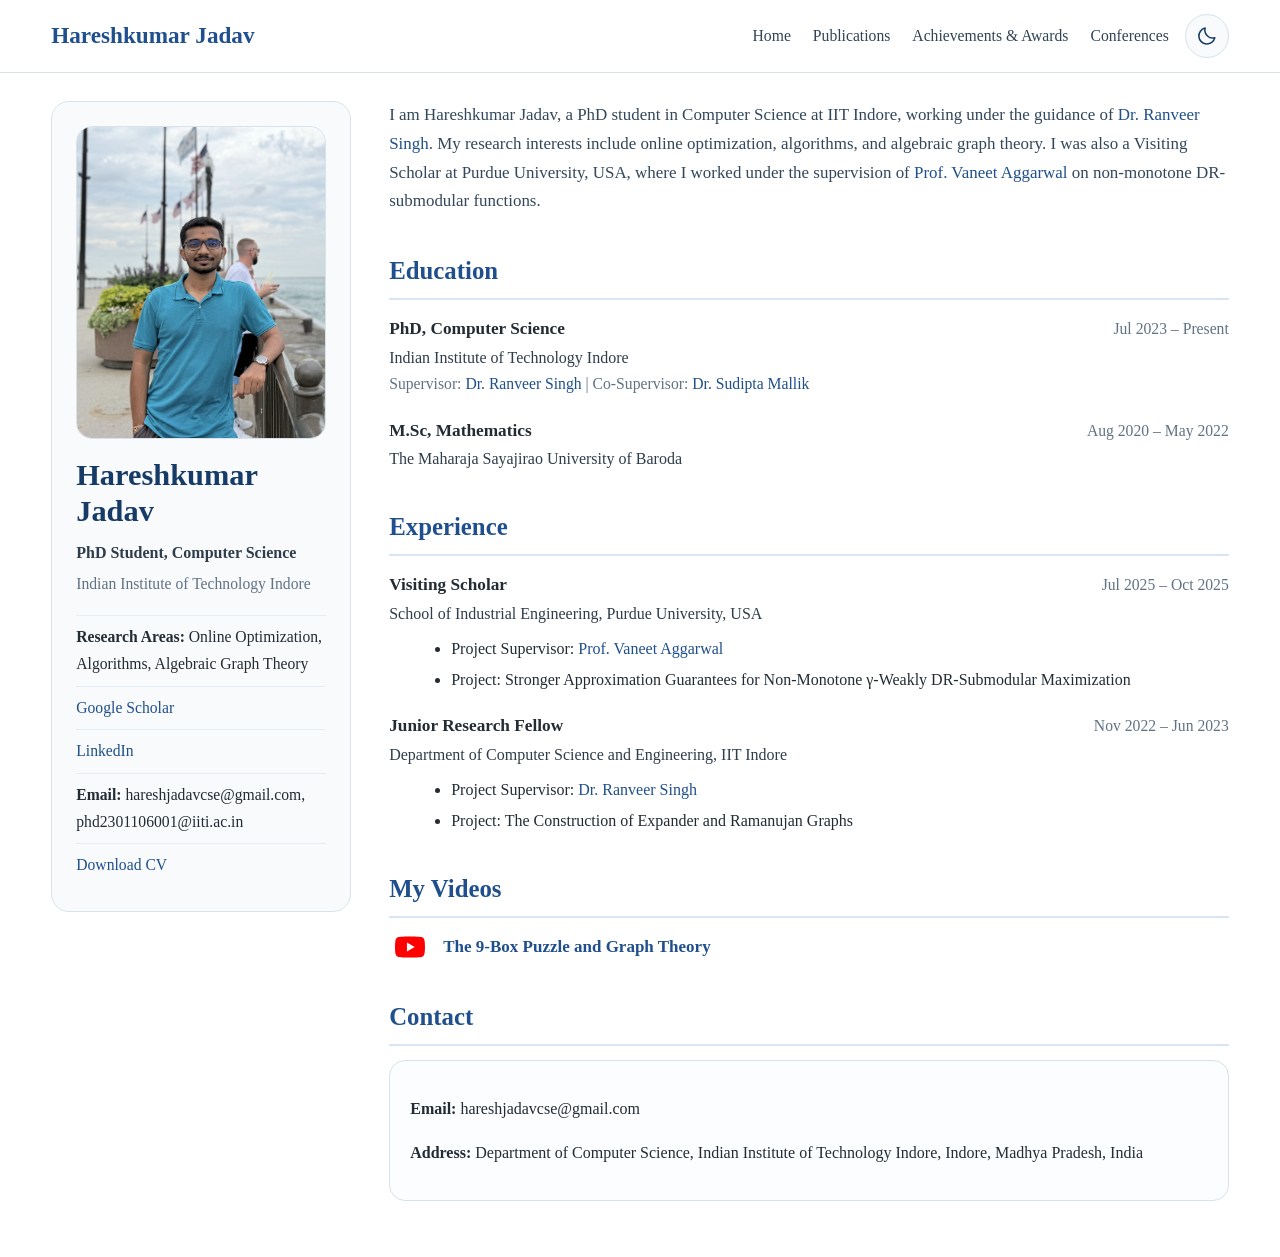
<file: index.html>
<!DOCTYPE html>
<html lang="en">
<head>
  <meta charset="UTF-8">
  <meta name="viewport" content="width=device-width, initial-scale=1.0">

  <title>Hareshkumar Jadav | Academic Homepage</title>
  <meta name="description" content="Academic homepage of Hareshkumar Jadav, PhD student in Computer Science at IIT Indore.">
  <link rel="canonical" href="https://hareshkumar11.github.io/">

  <!-- Change style.css if your CSS file has a different name/path -->
  <script src="theme.js"></script>
  <link rel="stylesheet" href="style.css">
</head>

<body>
  <header class="masthead">
    <div class="masthead__inner">
      <div class="site-title">
        <a href="./">Hareshkumar Jadav</a>
      </div>

      <nav class="nav-links" aria-label="Main navigation">
        <a href="./">Home</a>
        <a href="publications.html">Publications</a>
        <a href="achievements.html">Achievements & Awards</a>
        <a href="workshops.html">Conferences</a>
      </nav>
    </div>
  </header>

  <main class="layout">
    <aside class="sidebar">
      <img src="assets/profile.jpg" alt="Portrait of Hareshkumar Jadav" class="avatar">

      <h1>Hareshkumar Jadav</h1>
      <div class="role">PhD Student, Computer Science</div>
      <div class="org">Indian Institute of Technology Indore</div>

      <ul class="sidebar-links">
        <li>
          <strong>Research Areas:</strong>
          Online Optimization, Algorithms, Algebraic Graph Theory
        </li>

        <li>
          <a href="https://scholar.google.com/citations?user=v2OYI5IAAAAJ&hl=en" target="_blank" rel="noopener">
            Google Scholar
          </a>
        </li>

        <li>
          <a href="https://www.linkedin.com/in/haresh-jadav-421952177/" target="_blank" rel="noopener">
            LinkedIn
          </a>
        </li>

        <li>
          <strong>Email:</strong> hareshjadavcse@gmail.com, phd2301106001@iiti.ac.in
        </li>

        <li>
          <a href="assets/CV.pdf" target="_blank" rel="noopener">Download CV</a>
        </li>
      </ul>
    </aside>

    <section class="content">

      <section class="hero" id="about">
        <p class="lead">
          I am Hareshkumar Jadav, a PhD student in Computer Science at IIT Indore,
          working under the guidance of
          <a href="https://ranveeriit.github.io/" target="_blank" rel="noopener">Dr. Ranveer Singh</a>.
          My research interests include online optimization, algorithms, and algebraic graph theory.
          I was also a Visiting Scholar at Purdue University, USA, where I worked under the supervision of
          <a href="https://web.ics.purdue.edu/~vaneet/" target="_blank" rel="noopener">Prof. Vaneet Aggarwal</a>
          on non-monotone DR-submodular functions.
        </p>
      </section>

      <h3 class="section-title" id="education">Education</h3>

      <div class="section-box">
        <div class="item">
          <div class="item-header">
            <div>
              <div class="item-title">PhD, Computer Science</div>
              <div class="item-subtitle">Indian Institute of Technology Indore</div>
            </div>

            <div class="item-date">Jul 2023 – Present</div>
          </div>

          <div class="meta">
            Supervisor:
            <a href="https://ranveeriit.github.io/" target="_blank" rel="noopener">Dr. Ranveer Singh</a>
            |
            Co-Supervisor:
            <a href="https://sudiptamallik.com/" target="_blank" rel="noopener">Dr. Sudipta Mallik</a>
          </div>
        </div>

        <div class="item">
          <div class="item-header">
            <div>
              <div class="item-title">M.Sc, Mathematics</div>
              <div class="item-subtitle">The Maharaja Sayajirao University of Baroda</div>
            </div>

            <div class="item-date">Aug 2020 – May 2022</div>
          </div>
        </div>
      </div>

      <h3 class="section-title">Experience</h3>

      <div class="section-box">

        <div class="item">
          <div class="item-header">
            <div>
              <div class="item-title">Visiting Scholar</div>
              <div class="item-subtitle">
                School of Industrial Engineering, Purdue University, USA
              </div>
            </div>

            <div class="item-date">Jul 2025 – Oct 2025</div>
          </div>

          <ul class="clean-list">
            <li>
              Project Supervisor:
              <a href="https://web.ics.purdue.edu/~vaneet/" target="_blank" rel="noopener">
                Prof. Vaneet Aggarwal
              </a>
            </li>

            <li>
              Project: Stronger Approximation Guarantees for Non-Monotone γ-Weakly
              DR-Submodular Maximization
            </li>
          </ul>
        </div>

        <div class="item">
          <div class="item-header">
            <div>
              <div class="item-title">Junior Research Fellow</div>
              <div class="item-subtitle">
                Department of Computer Science and Engineering, IIT Indore
              </div>
            </div>

            <div class="item-date">Nov 2022 – Jun 2023</div>
          </div>

          <ul class="clean-list">
            <li>
              Project Supervisor:
              <a href="https://ranveeriit.github.io/" target="_blank" rel="noopener">
                Dr. Ranveer Singh
              </a>
            </li>

            <li>
              Project: The Construction of Expander and Ramanujan Graphs
            </li>
          </ul>
        </div>

      </div>


      <!-- My Videos Section -->

      <h3 class="section-title" id="videos">My Videos</h3>

      <div class="section-box">

        <div class="item">
          <a
            href="https://youtu.be/eo4aSWOZt7c?si=IKazh72m4bCfFlfO"
            target="_blank"
            rel="noopener"
            style="
              display: flex;
              align-items: center;
              gap: 12px;
              text-decoration: none;
            "
          >

            <!-- YouTube Logo -->
            <svg
              width="42"
              height="30"
              viewBox="0 0 24 24"
              xmlns="http://www.w3.org/2000/svg"
              aria-hidden="true"
            >
              <path
                fill="#FF0000"
                d="M23.498 6.186a3.016 3.016 0 0 0-2.122-2.136C19.505 3.545
                12 3.545 12 3.545s-7.505 0-9.377.505A3.017 3.017 0 0 0
                .502 6.186C0 8.07 0 12 0 12s0 3.93.502 5.814a3.017
                3.017 0 0 0 2.121 2.136c1.872.505 9.377.505
                9.377.505s7.505 0 9.376-.505a3.016 3.016 0 0 0
                2.122-2.136C24 15.93 24 12 24 12s0-3.93-.502-5.814z"
              />

              <path
                fill="#FFFFFF"
                d="M9.545 15.568V8.432L15.818 12z"
              />
            </svg>

            <span style="font-size: 17px; font-weight: 600;">
              The 9-Box Puzzle and Graph Theory
            </span>

          </a>
        </div>

      </div>


      <h3 class="section-title" id="contact">Contact</h3>

      <div class="contact-box">
        <p>
          <strong>Email:</strong>
          hareshjadavcse@gmail.com
        </p>

        <p>
          <strong>Address:</strong>
          Department of Computer Science, Indian Institute of Technology Indore,
          Indore, Madhya Pradesh, India
        </p>
      </div>

    </section>
  </main>

</body>
</html>
</file>
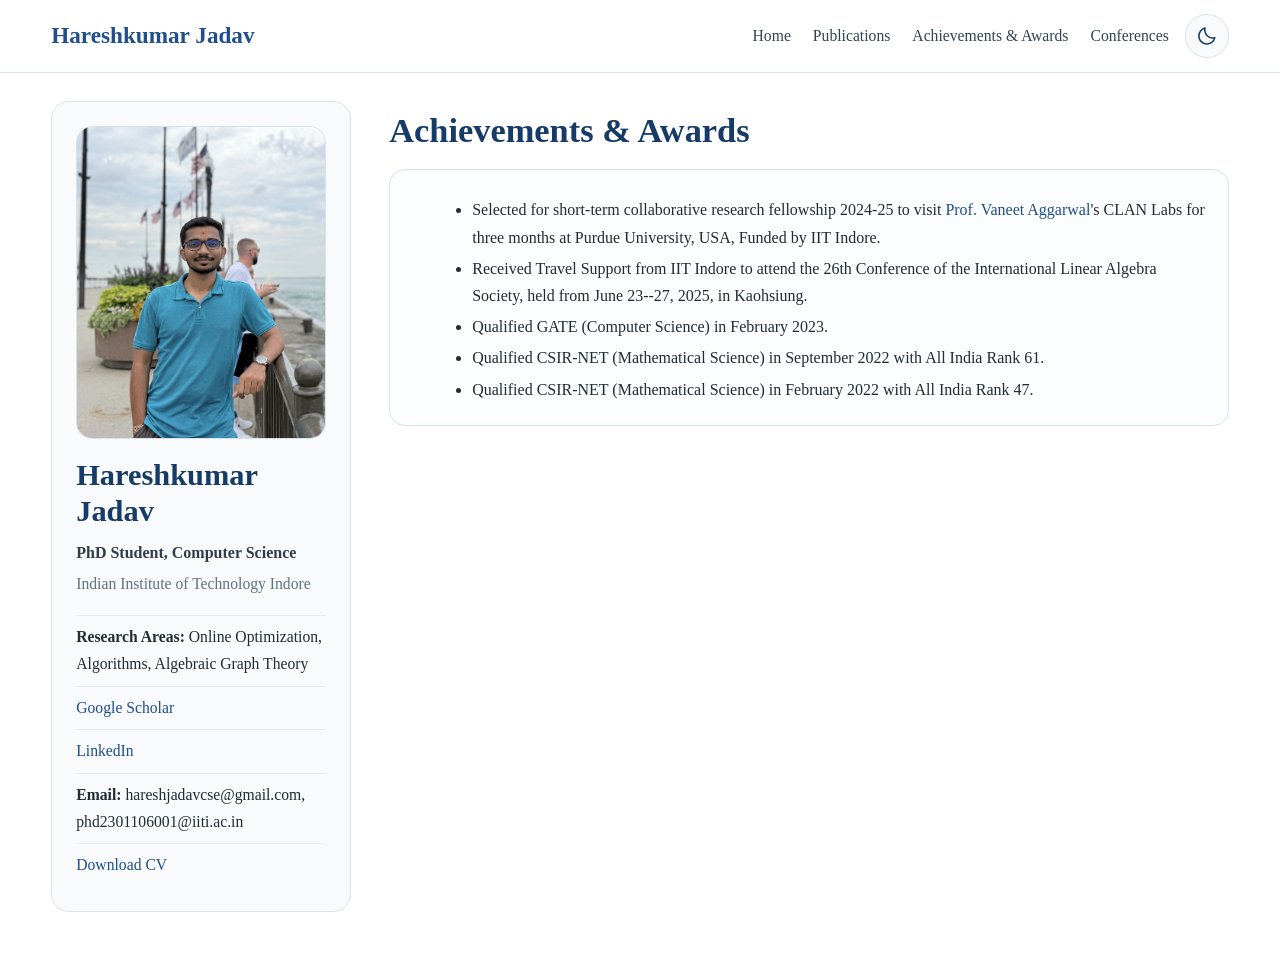
<file: achievements.html>
<!DOCTYPE html>
<html lang="en">
<head>
  <meta charset="UTF-8">
  <meta name="viewport" content="width=device-width, initial-scale=1.0">
  <title>Awards | Hareshkumar Jadav</title>
  <script src="theme.js"></script>
  <link rel="stylesheet" href="style.css">
</head>
<body>
  <header class="masthead">
    <div class="masthead__inner">
      <div class="site-title"><a href="index.html">Hareshkumar Jadav</a></div>
      <nav class="nav-links" aria-label="Main navigation">
        <a href="index.html">Home</a>
        <a href="publications.html">Publications</a>
         <a href="achievements.html">Achievements & Awards</a>
        <a href="workshops.html">Conferences</a>
      </nav>
    </div>
  </header>

  <main class="layout">
    <aside class="sidebar">
  <img src="assets/profile.jpg" alt="Portrait of Hareshkumar Jadav" class="avatar">

  <h1>Hareshkumar Jadav</h1>
  <div class="role">PhD Student, Computer Science</div>
  <div class="org">Indian Institute of Technology Indore</div>

  <ul class="sidebar-links">
    <li>
          <strong>Research Areas:</strong>
          Online Optimization, Algorithms, Algebraic Graph Theory
        </li>

        <li>
          <a href="https://scholar.google.com/citations?user=v2OYI5IAAAAJ&hl=en" target="_blank" rel="noopener">
            Google Scholar
          </a>
        </li>

        <li>
          <a href="https://www.linkedin.com/in/haresh-jadav-421952177/" target="_blank" rel="noopener">
            LinkedIn
          </a>
        </li>

        <li>
          <strong>Email:</strong> hareshjadavcse@gmail.com, phd2301106001@iiti.ac.in
        </li>

    <li>
      <a href="assets/CV.pdf" target="_blank" rel="noopener">Download CV</a>
    </li>
  </ul>
</aside>

    <section class="content">
      <h2 class="page-title">Achievements & Awards</h2>
      <div class="contact-box">
        <ul class="clean-list">
          <li>Selected for short-term collaborative research fellowship 2024-25 to visit <a href="https://web.ics.purdue.edu/~vaneet/?_ga=2.151034682.243573598.1742226356-1460954695.1727678244">Prof. Vaneet Aggarwal</a>'s CLAN Labs for three months at Purdue University, USA, Funded by IIT Indore.</li>
         <li>Received Travel Support from IIT Indore to attend the 26th Conference of the International Linear Algebra Society, held from June 23--27, 2025, in Kaohsiung.</li> <li>Qualified GATE (Computer Science) in February 2023.</li>
          <li>Qualified CSIR-NET (Mathematical Science) in September 2022 with All India Rank 61.</li>
          <li>Qualified CSIR-NET (Mathematical Science) in February 2022 with All India Rank 47.</li>
        </ul>
      </div>
    </section>
  </main>

  
</body>
</html>
</file>
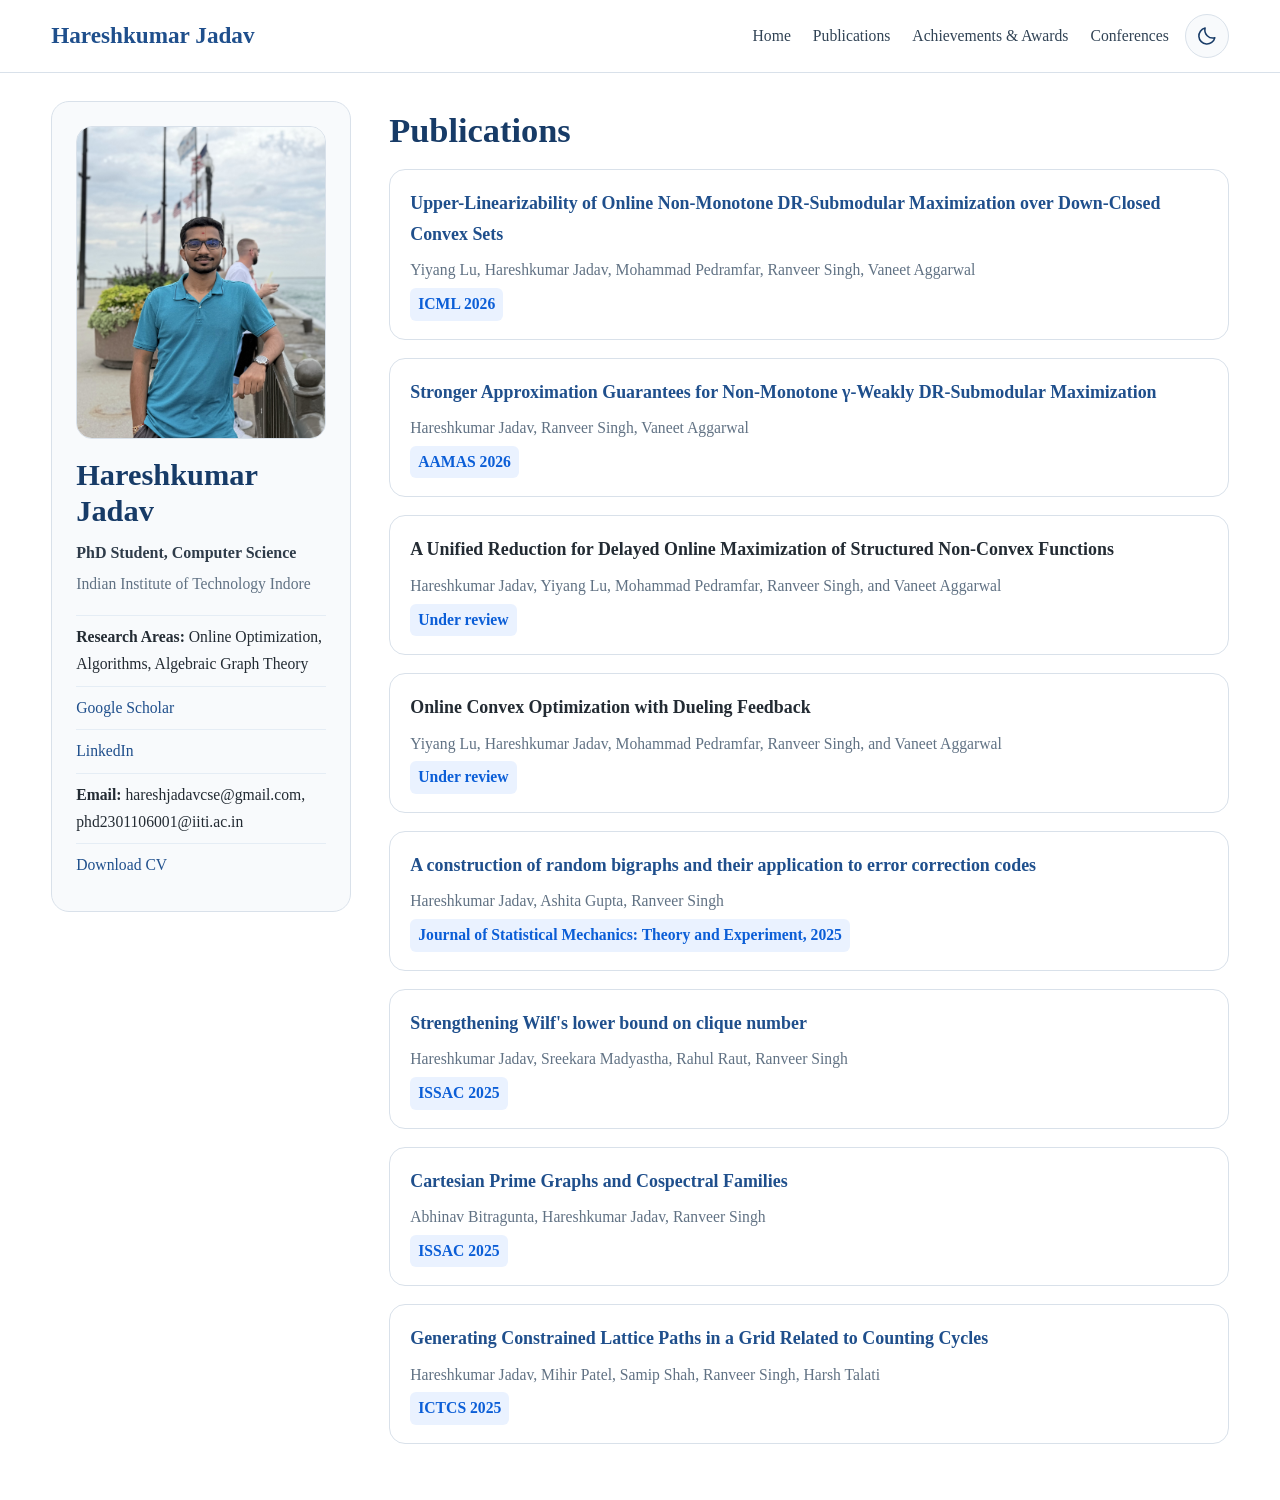
<file: publications.html>
<!DOCTYPE html>
<html lang="en">
<head>
  <meta charset="UTF-8">
  <meta name="viewport" content="width=device-width, initial-scale=1.0">

  <title>Publications | Hareshkumar Jadav</title>
  <meta name="description" content="Publications of Hareshkumar Jadav, PhD student in Computer Science at IIT Indore.">

  <script src="theme.js"></script>
  <link rel="stylesheet" href="style.css">
</head>

<body>
  <header class="masthead">
    <div class="masthead__inner">
      <div class="site-title">
        <a href="./">Hareshkumar Jadav</a>
      </div>

      <nav class="nav-links" aria-label="Main navigation">
        <a href="./">Home</a>
        <a href="publications.html">Publications</a>
        <a href="achievements.html">Achievements & Awards</a>
        <a href="workshops.html">Conferences</a>
      </nav>
    </div>
  </header>

  <main class="layout">
    <aside class="sidebar">
      <img src="assets/profile.jpg" alt="Portrait of Hareshkumar Jadav" class="avatar">

      <h1>Hareshkumar Jadav</h1>
      <div class="role">PhD Student, Computer Science</div>
      <div class="org">Indian Institute of Technology Indore</div>

      <ul class="sidebar-links">
        <li>
          <strong>Research Areas:</strong>
          Online Optimization, Algorithms, Algebraic Graph Theory
        </li>

        <li>
          <a href="https://scholar.google.com/citations?user=v2OYI5IAAAAJ&hl=en" target="_blank" rel="noopener">
            Google Scholar
          </a>
        </li>

        <li>
          <a href="https://www.linkedin.com/in/haresh-jadav-421952177/" target="_blank" rel="noopener">
            LinkedIn
          </a>
        </li>

        <li>
          <strong>Email:</strong> hareshjadavcse@gmail.com, phd2301106001@iiti.ac.in
        </li>

        <li>
          <a href="assets/CV.pdf" target="_blank" rel="noopener">Download CV</a>
        </li>
      </ul>
    </aside>

    <section class="content">
      <h2 class="page-title">Publications</h2>

      <div class="pub-list">
  <article class="pub-card">
    <h3>
      <a href="https://arxiv.org/abs/2602.20578" target="_blank" rel="noopener">
        Upper-Linearizability of Online Non-Monotone DR-Submodular Maximization over Down-Closed Convex Sets
      </a>
    </h3>
    <div class="note">
      Yiyang Lu, Hareshkumar Jadav, Mohammad Pedramfar, Ranveer Singh, Vaneet Aggarwal
    </div>
    <div class="note">
      <span class="conference">ICML 2026</span>
    </div>
  </article>

  <article class="pub-card">
    <h3>
      <a href="https://arxiv.org/abs/2601.00611" target="_blank" rel="noopener">
        Stronger Approximation Guarantees for Non-Monotone γ-Weakly DR-Submodular Maximization
      </a>
    </h3>
    <div class="note">
      Hareshkumar Jadav, Ranveer Singh, Vaneet Aggarwal
    </div>
    <div class="note">
      <span class="conference">AAMAS 2026</span>
    </div>
  </article>

       
<article class="pub-card">
  <h3>
    A Unified Reduction for Delayed Online Maximization of Structured Non-Convex Functions
  </h3>
  <div class="note">
    Hareshkumar Jadav, Yiyang Lu, Mohammad Pedramfar, Ranveer Singh, and Vaneet Aggarwal
  </div>
  <div class="note">
    <span class="conference">Under review</span>
  </div>
</article>

<article class="pub-card">
  <h3>
    Online Convex Optimization with Dueling Feedback
  </h3>
  <div class="note">
    Yiyang Lu, Hareshkumar Jadav, Mohammad Pedramfar, Ranveer Singh, and Vaneet Aggarwal
  </div>
  <div class="note">
    <span class="conference">Under review</span>
  </div>
</article>
        
  <article class="pub-card">
    <h3>
      <a href="https://doi.org/10.1088/1742-5468/ad9c4b" target="_blank" rel="noopener">
        A construction of random bigraphs and their application to error correction codes
      </a>
    </h3>
    <div class="note">
      Hareshkumar Jadav, Ashita Gupta, Ranveer Singh
    </div>
    <div class="note">
      <span class="conference">Journal of Statistical Mechanics: Theory and Experiment, 2025</span>
    </div>
  </article>

  <article class="pub-card">
    <h3>
      <a href="https://arxiv.org/abs/2504.04836" target="_blank" rel="noopener">
        Strengthening Wilf's lower bound on clique number
      </a>
    </h3>
    <div class="note">
      Hareshkumar Jadav, Sreekara Madyastha, Rahul Raut, Ranveer Singh
    </div>
    <div class="note">
      <span class="conference">ISSAC 2025</span>
    </div>
  </article>

  <article class="pub-card">
    <h3>
      <a href="https://arxiv.org/abs/2505.24358" target="_blank" rel="noopener">
        Cartesian Prime Graphs and Cospectral Families
      </a>
    </h3>
    <div class="note">
      Abhinav Bitragunta, Hareshkumar Jadav, Ranveer Singh
    </div>
    <div class="note">
      <span class="conference">ISSAC 2025</span>
    </div>
  </article>

  <article class="pub-card">
    <h3>
      <a href="https://ceur-ws.org/Vol-4039/paper16.pdf" target="_blank" rel="noopener">
        Generating Constrained Lattice Paths in a Grid Related to Counting Cycles
      </a>
    </h3>
    <div class="note">
      Hareshkumar Jadav, Mihir Patel, Samip Shah, Ranveer Singh, Harsh Talati
    </div>
    <div class="note">
      <span class="conference">ICTCS 2025</span>
    </div>
  </article>


</div>
    </section>
  </main>
</body>
</html>
</file>
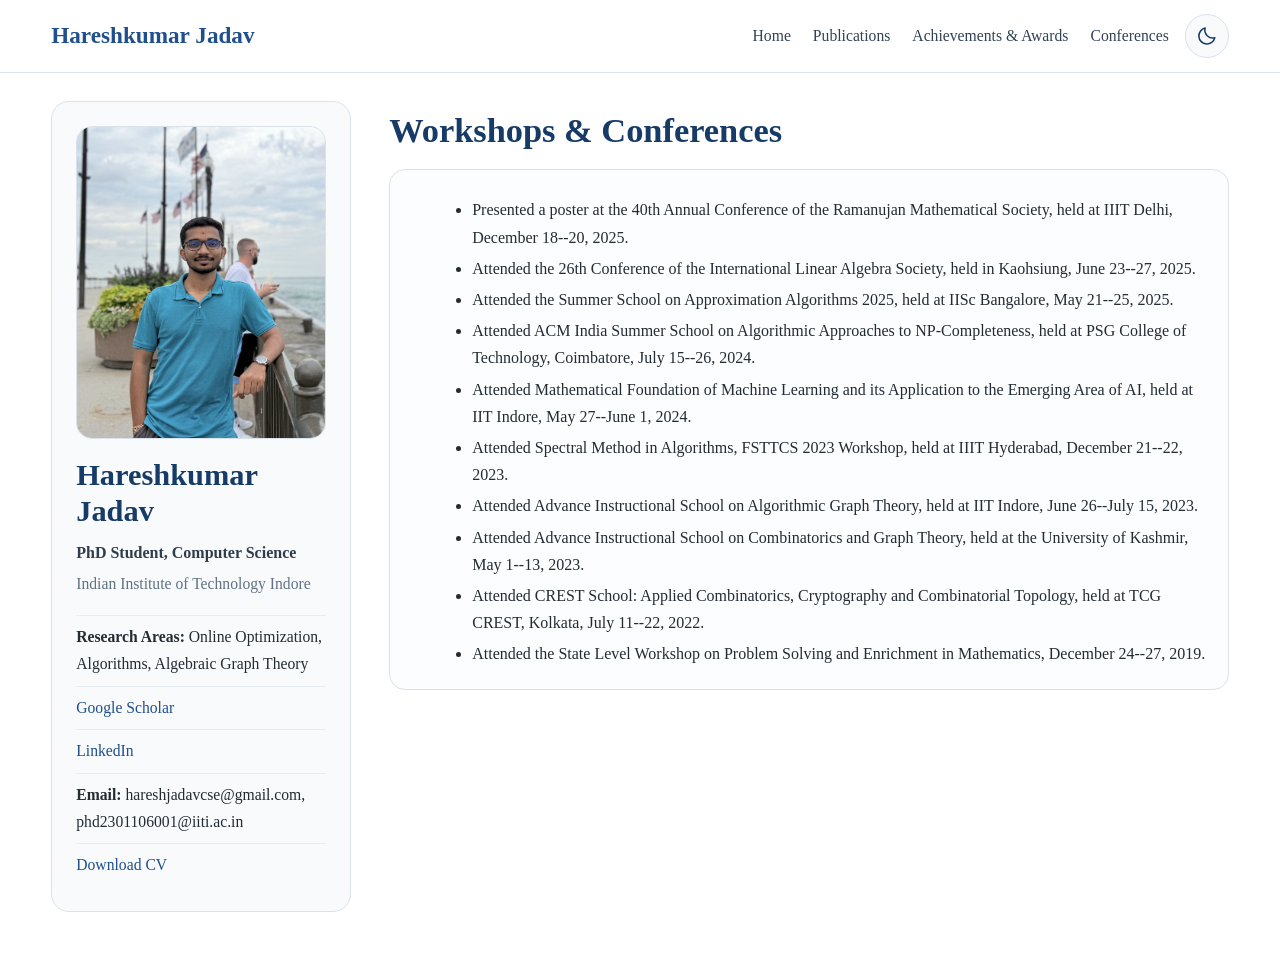
<file: workshops.html>
<!DOCTYPE html>
<html lang="en">
<head>
  <meta charset="UTF-8">
  <meta name="viewport" content="width=device-width, initial-scale=1.0">
  <title>Workshops | Hareshkumar Jadav</title>
  <script src="theme.js"></script>
  <link rel="stylesheet" href="style.css">
</head>
<body>
  <header class="masthead">
    <div class="masthead__inner">
      <div class="site-title"><a href="index.html">Hareshkumar Jadav</a></div>
      <nav class="nav-links" aria-label="Main navigation">
        <a href="index.html">Home</a>
        <a href="publications.html">Publications</a>
        <a href="achievements.html">Achievements & Awards</a>
        <a href="workshops.html">Conferences</a>
      </nav>
    </div>
  </header>

  <main class="layout">
    <aside class="sidebar">
  <img src="assets/profile.jpg" alt="Portrait of Hareshkumar Jadav" class="avatar">

  <h1>Hareshkumar Jadav</h1>
  <div class="role">PhD Student, Computer Science</div>
  <div class="org">Indian Institute of Technology Indore</div>

  <ul class="sidebar-links">
    <li>
          <strong>Research Areas:</strong>
          Online Optimization, Algorithms, Algebraic Graph Theory
        </li>

        <li>
          <a href="https://scholar.google.com/citations?user=v2OYI5IAAAAJ&hl=en" target="_blank" rel="noopener">
            Google Scholar
          </a>
        </li>

        <li>
          <a href="https://www.linkedin.com/in/haresh-jadav-421952177/" target="_blank" rel="noopener">
            LinkedIn
          </a>
        </li>

        <li>
          <strong>Email:</strong> hareshjadavcse@gmail.com, phd2301106001@iiti.ac.in
        </li>

    <li>
      <a href="assets/CV.pdf" target="_blank" rel="noopener">Download CV</a>
    </li>
  </ul>
</aside>

    <section class="content">
      <h2 class="page-title">Workshops & Conferences</h2>
      <div class="contact-box">
        <ul class="clean-list">
        <li>Presented a poster at the 40th Annual Conference of the Ramanujan Mathematical Society, held at IIIT Delhi, December 18--20, 2025.</li>
<li>Attended the 26th Conference of the International Linear Algebra Society, held in Kaohsiung, June 23--27, 2025.</li>
<li>Attended the Summer School on Approximation Algorithms 2025, held at IISc Bangalore, May 21--25, 2025.</li>
<li>Attended ACM India Summer School on Algorithmic Approaches to NP-Completeness, held at PSG College of Technology, Coimbatore, July 15--26, 2024.</li>
<li>Attended Mathematical Foundation of Machine Learning and its Application to the Emerging Area of AI, held at IIT Indore, May 27--June 1, 2024.</li>
<li>Attended Spectral Method in Algorithms, FSTTCS 2023 Workshop, held at IIIT Hyderabad, December 21--22, 2023.</li>
<li>Attended Advance Instructional School on Algorithmic Graph Theory, held at IIT Indore, June 26--July 15, 2023.</li>
<li>Attended Advance Instructional School on Combinatorics and Graph Theory, held at the University of Kashmir, May 1--13, 2023.</li>
<li>Attended CREST School: Applied Combinatorics, Cryptography and Combinatorial Topology, held at TCG CREST, Kolkata, July 11--22, 2022.</li>
<li>Attended the State Level Workshop on Problem Solving and Enrichment in Mathematics, December 24--27, 2019.</li>
        </ul>
      </div>
    </section>
  </main>

 
</body>
</html>
</file>
<file: style.css>
:root {
  --primary: #1f4f8c;
  --primary-dark: #173b67;
  --text: #232b33;
  --muted: #617284;
  --border: #d9e1ea;
  --bg: #ffffff;
  --sidebar-bg: #f8fafc;
  --nav: #314355;
  --secondary: #2f3c4a;
  --lead: #33475b;
  --rule: #e5edf5;
  --section-rule: #d7e5f2;
  --badge-border: #cddbeb;
  --panel: #fcfdff;
  --conference: #0b5ed7;
  --conference-bg: #eaf2ff;
  color-scheme: light;
  --max-width: 1180px;
}

:root[data-theme="dark"] {
  color-scheme: dark;
  --primary: #9dc7ff;
  --primary-dark: #c3dcff;
  --text: #e3eaf2;
  --muted: #b0bfd0;
  --border: #374858;
  --bg: #141c25;
  --sidebar-bg: #1b2632;
  --nav: #d6e2ee;
  --secondary: #c5d4e2;
  --lead: #cbd9e7;
  --rule: #334353;
  --section-rule: #394d61;
  --badge-border: #4d6278;
  --panel: #1c2733;
  --conference: #a9ccff;
  --conference-bg: #263a56;
}

* { box-sizing: border-box; }
html { scroll-behavior: smooth; }
body {
  margin: 0;
  font-family: Georgia, "Times New Roman", serif;
  color: var(--text);
  background: var(--bg);
  line-height: 1.7;
}

a {
  color: var(--primary);
  text-decoration: none;
}

a:hover { text-decoration: underline; }

.masthead {
  position: sticky;
  top: 0;
  z-index: 1000;
  background: var(--bg);
  border-bottom: 1px solid var(--border);
}

.masthead__inner {
  width: min(92%, var(--max-width));
  margin: 0 auto;
  display: flex;
  align-items: center;
  justify-content: space-between;
  min-height: 72px;
  gap: 16px;
}

.site-title {
  font-size: 1.45rem;
  font-weight: 700;
  color: var(--primary-dark);
  white-space: nowrap;
}

.theme-toggle {
  width: 44px;
  height: 44px;
  flex: none;
  display: grid;
  place-items: center;
  padding: 0;
  border: 1px solid var(--border);
  border-radius: 50%;
  background: var(--sidebar-bg);
  color: var(--primary-dark);
  cursor: pointer;
}

.theme-toggle:hover { border-color: var(--primary); }
.theme-toggle:focus-visible { outline: 2px solid var(--primary); outline-offset: 2px; }
.theme-toggle .sun, [data-theme="dark"] .theme-toggle .moon { display: none; }
[data-theme="dark"] .theme-toggle .sun { display: inline; }

.nav-links {
  margin-left: auto;
  display: flex;
  gap: 22px;
  flex-wrap: wrap;
  justify-content: flex-end;
}

.conference {
  display: inline-block;
  color: var(--conference);
  background-color: var(--conference-bg);
  font-weight: 700;
  padding: 3px 8px;
  border-radius: 6px;
  margin-top: 4px;
}

.nav-links a {
  font-size: 0.98rem;
  color: var(--nav);
}

.layout {
  width: min(92%, var(--max-width));
  margin: 28px auto 56px;
  display: grid;
  grid-template-columns: 300px minmax(0, 1fr);
  gap: 38px;
}

.sidebar {
  position: sticky;
  top: 96px;
  align-self: start;
  background: var(--sidebar-bg);
  border: 1px solid var(--border);
  border-radius: 18px;
  padding: 24px;
}

.avatar {
  width: 100%;
  border-radius: 16px;
  display: block;
  object-fit: cover;
  aspect-ratio: 4 / 5;
  border: 1px solid var(--border);
  margin-bottom: 18px;
}

.sidebar h1 {
  margin: 0;
  font-size: 1.9rem;
  line-height: 1.2;
  color: var(--primary-dark);
}

.sidebar .role {
  margin: 10px 0 4px;
  font-size: 1rem;
  color: var(--secondary);
  font-weight: 600;
}

.sidebar .org,
.sidebar .place {
  color: var(--muted);
  font-size: 0.98rem;
}

.sidebar-links {
  list-style: none;
  padding: 0;
  margin: 18px 0 0;
}

.sidebar-links li {
  padding: 8px 0;
  border-top: 1px solid var(--rule);
  font-size: 0.98rem;
}

.content {
  min-width: 0;
}

.page-title {
  margin: 0 0 10px;
  font-size: 2.15rem;
  color: var(--primary-dark);
}

.lead {
  font-size: 1.06rem;
  color: var(--lead);
  margin-top: 0;
}

.section-title {
  color: var(--primary);
  font-size: 1.55rem;
  margin: 34px 0 14px;
  padding-bottom: 6px;
  border-bottom: 2px solid var(--section-rule);
}

.item {
  margin-bottom: 18px;
}

.item-header {
  display: flex;
  justify-content: space-between;
  gap: 18px;
  align-items: baseline;
  flex-wrap: wrap;
}

.item-title {
  font-weight: 700;
  font-size: 1.08rem;
}

.item-subtitle {
  color: var(--secondary);
}

.item-date {
  color: var(--muted);
  white-space: nowrap;
  font-size: 0.98rem;
}

.meta,
.note {
  color: var(--muted);
  font-size: 0.98rem;
}

ul.clean-list {
  margin: 8px 0 0 22px;
}

ul.clean-list li { margin-bottom: 4px; }

.pub-list {
  display: grid;
  gap: 18px;
}

.pub-card {
  border: 1px solid var(--border);
  border-radius: 16px;
  padding: 18px 20px;
  background: var(--bg);
}

.pub-card h3 {
  margin: 0 0 8px;
  font-size: 1.12rem;
}

.badge {
  display: inline-block;
  padding: 3px 10px;
  border-radius: 999px;
  border: 1px solid var(--badge-border);
  color: var(--primary-dark);
  font-size: 0.86rem;
  margin-top: 8px;
}

.footer {
  width: min(92%, var(--max-width));
  margin: 0 auto 28px;
  padding-top: 18px;
  border-top: 1px solid var(--border);
  color: var(--muted);
  font-size: 0.95rem;
}

.two-col {
  display: grid;
  grid-template-columns: 1fr 1fr;
  gap: 28px;
}

.contact-box {
  border: 1px solid var(--border);
  border-radius: 16px;
  padding: 18px 20px;
  background: var(--panel);
}

.small {
  font-size: 0.95rem;
  color: var(--muted);
}

@media (max-width: 920px) {
  .layout {
    grid-template-columns: 1fr;
  }

  .sidebar {
    position: static;
  }

  .two-col {
    grid-template-columns: 1fr;
  }
}

@media (max-width: 640px) {
  .masthead__inner {
    padding: 10px 0;
    display: grid;
    grid-template-columns: 1fr auto;
  }

  .theme-toggle { grid-column: 2; grid-row: 1; }

  .nav-links {
    grid-column: 1 / -1;
    margin-left: 0;
    justify-content: flex-start;
    gap: 14px;
  }

  .page-title {
    font-size: 1.8rem;
  }

  .section-title {
    font-size: 1.35rem;
  }
}
</file>
